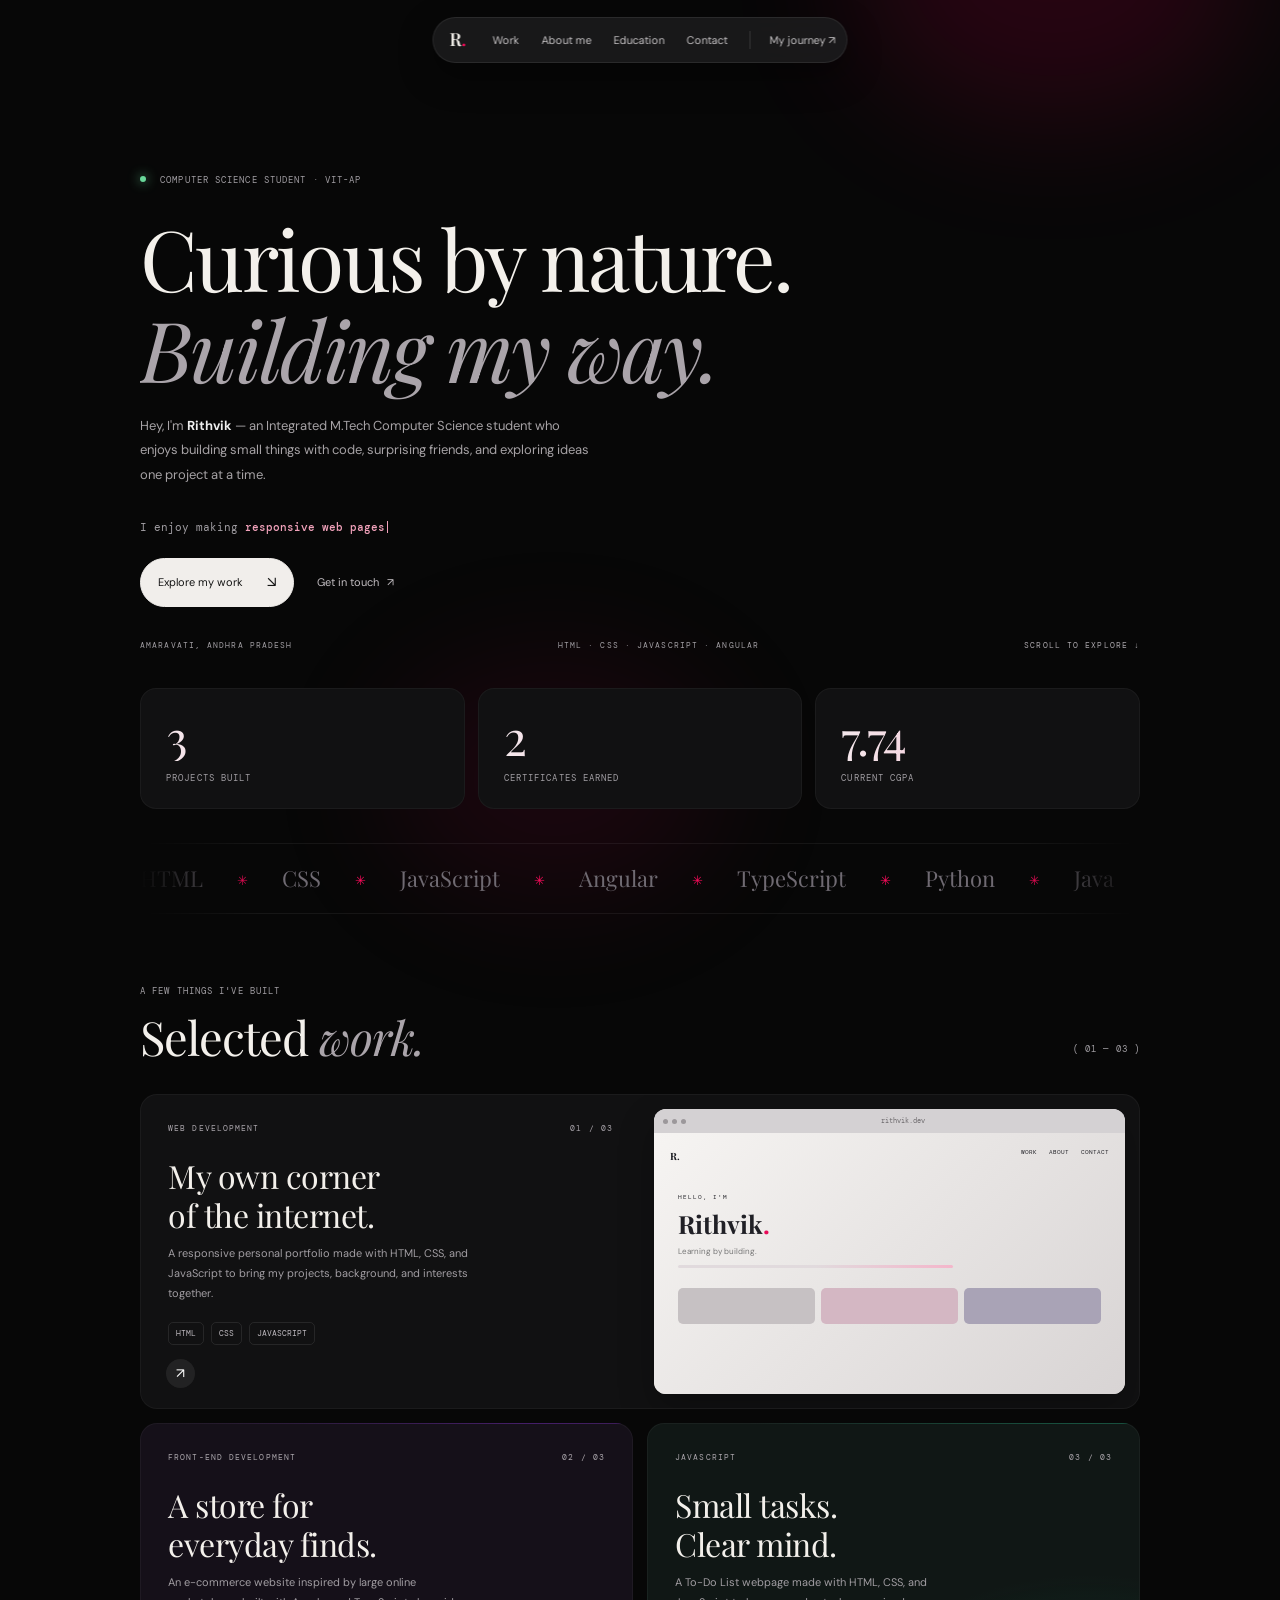
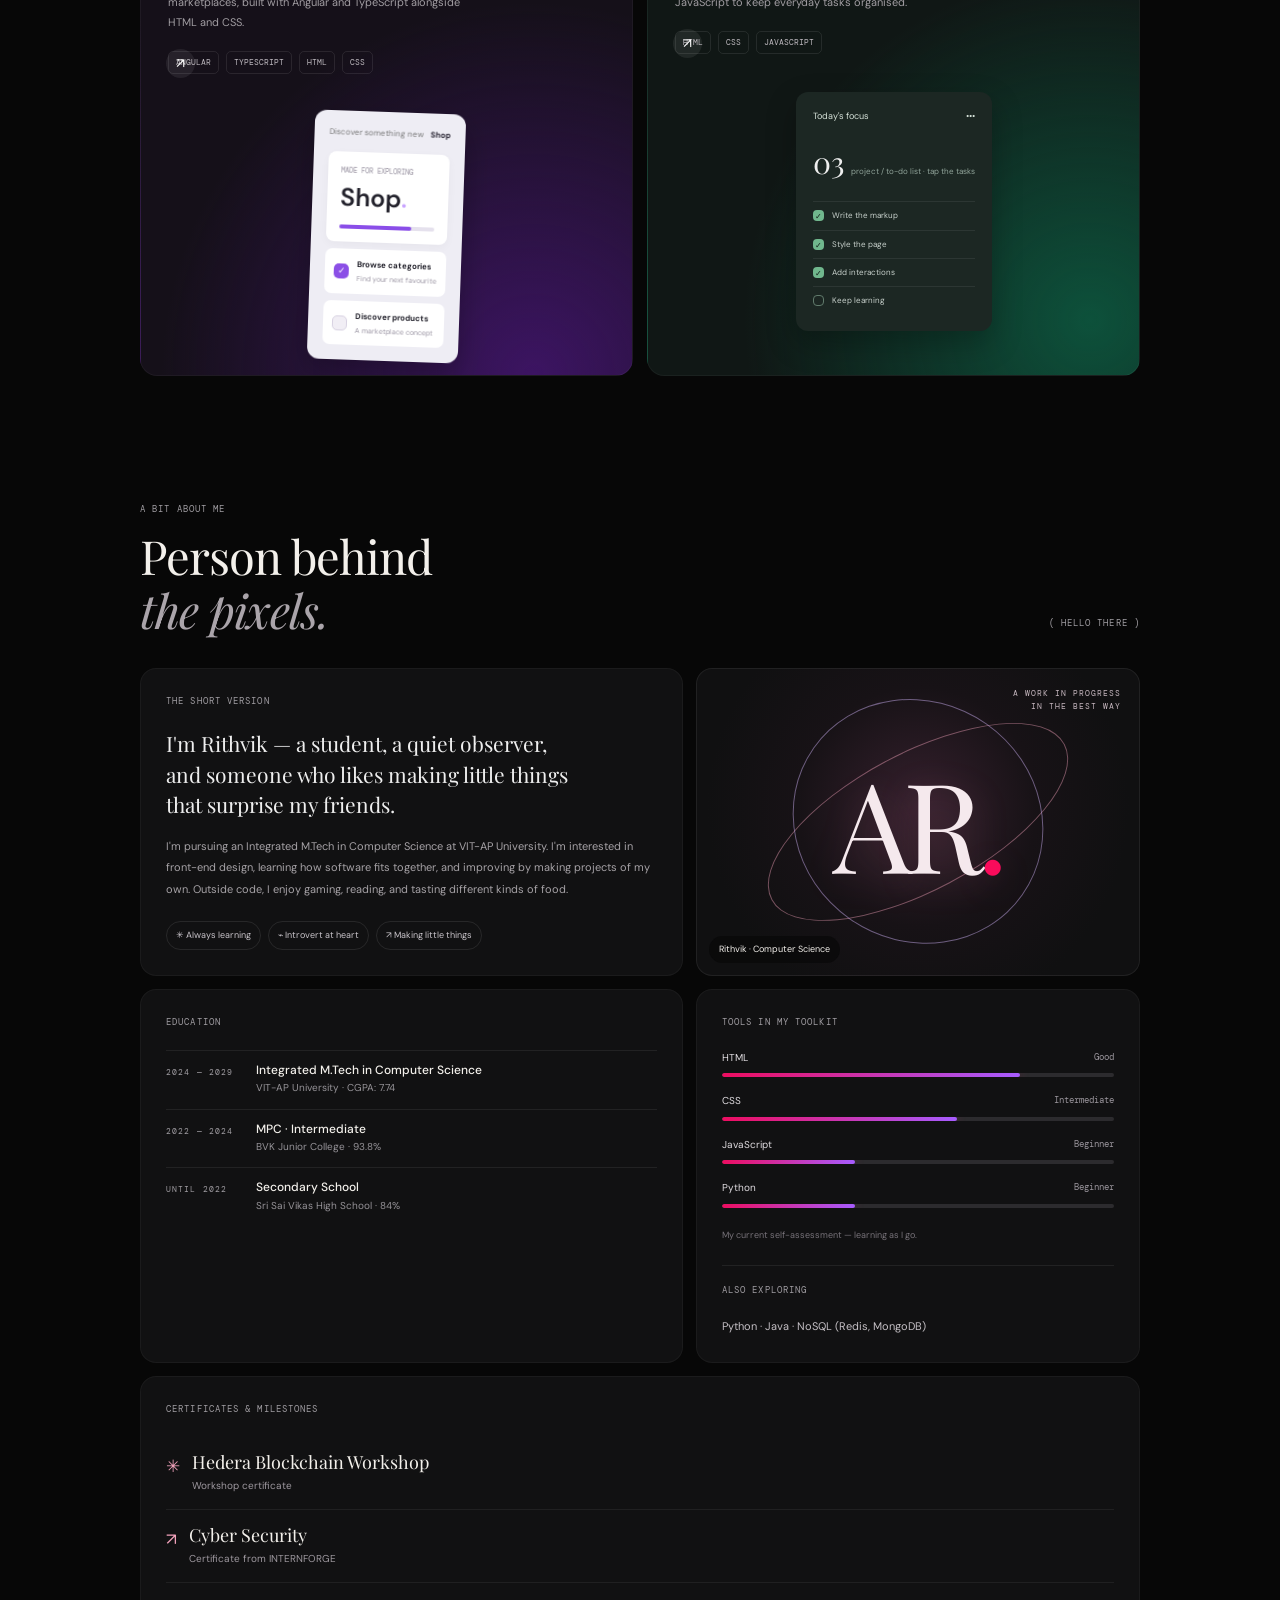
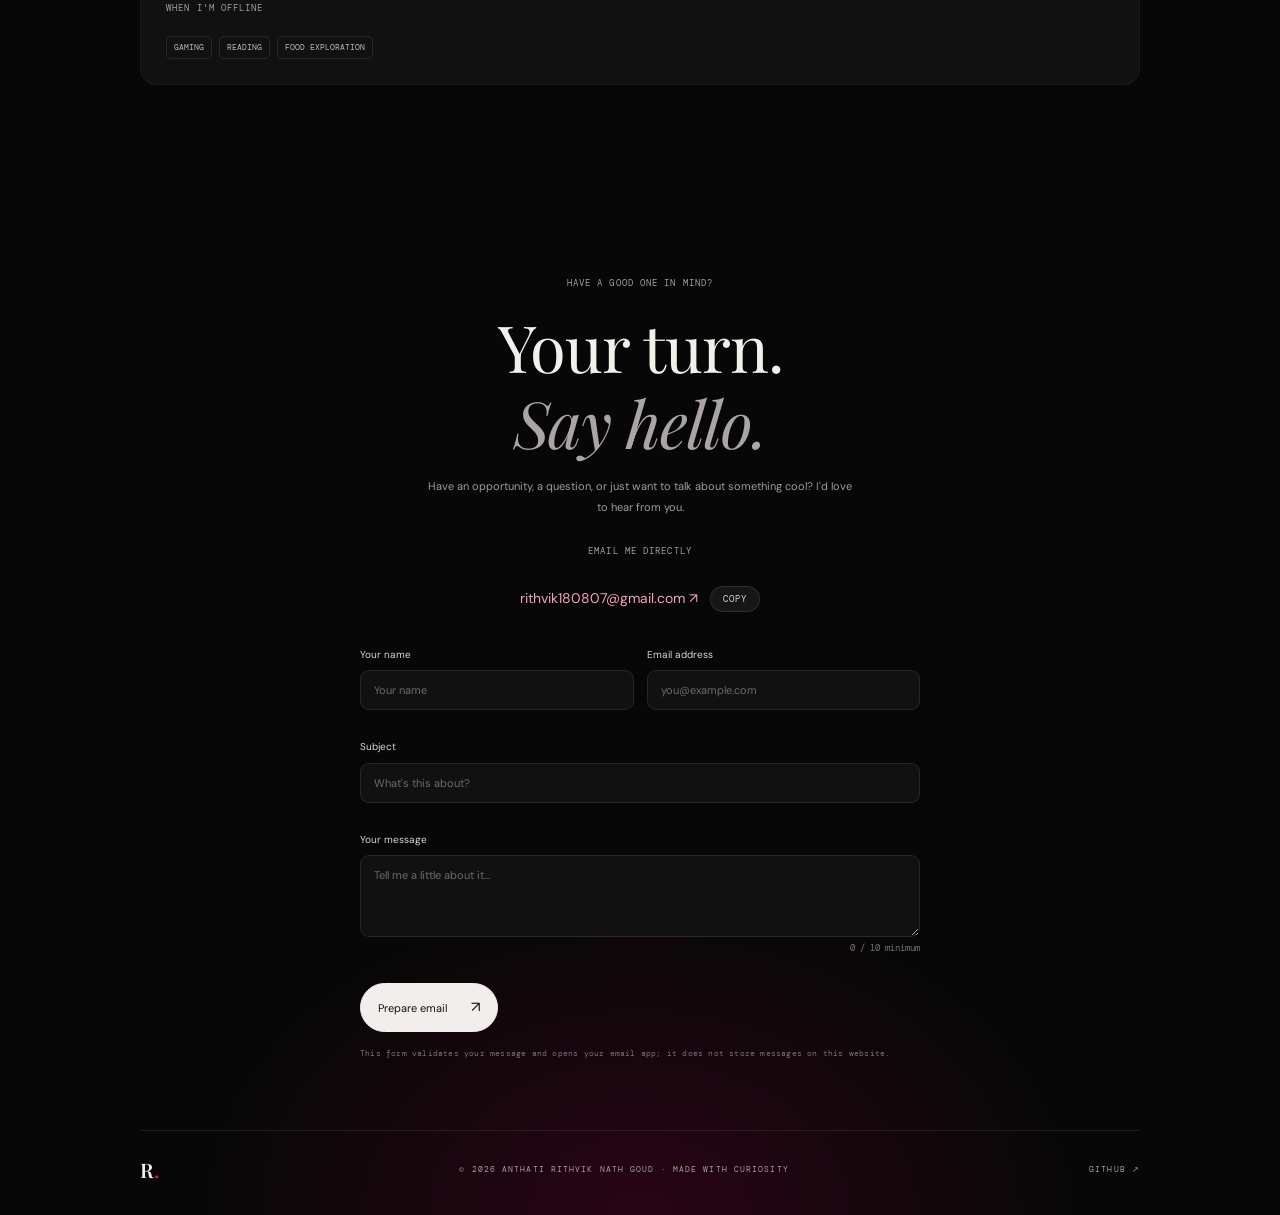
<file: index.html>
<!doctype html>
<html lang="en">
<head>
  <meta charset="utf-8">
  <script>document.documentElement.classList.add("js");</script>
  <meta name="viewport" content="width=device-width, initial-scale=1">
  <meta name="description" content="Anthati Rithvik Nath Goud — Computer Science student at VIT-AP University, exploring front-end design and building small things with code.">
  <meta name="theme-color" content="#0b0b0c">
  <title>Anthati Rithvik Nath Goud — Portfolio</title>
  <link rel="preconnect" href="https://fonts.googleapis.com">
  <link rel="preconnect" href="https://fonts.gstatic.com" crossorigin>
  <link href="https://fonts.googleapis.com/css2?family=DM+Mono:wght@400;500&family=DM+Sans:wght@400;500;600;700&family=Playfair+Display:wght@400;500;600&display=swap" rel="stylesheet">
  <link href="https://cdn.jsdelivr.net/npm/bootstrap@5.3.3/dist/css/bootstrap.min.css" rel="stylesheet">
  <link rel="stylesheet" href="style.css">
</head>
<body>
  <div class="loader" id="loader" aria-hidden="true"><div class="loader-inner"><div class="loader-mark">R<span>.</span></div><span class="loader-bar"><i></i></span></div></div>
  <div class="scroll-progress" id="scrollProgress" aria-hidden="true"></div>
  <div class="cursor-glow" id="cursorGlow" aria-hidden="true"></div>
  <div class="ambient ambient-one"></div><div class="ambient ambient-two"></div>
  <nav class="floating-nav" aria-label="Main navigation">
    <a class="nav-mark" href="#home" aria-label="Home">R<span>.</span></a>
    <button class="menu-toggle" id="menuToggle" aria-label="Open navigation" aria-expanded="false"><span></span><span></span></button>
    <div class="nav-links" id="navLinks"><a href="#projects">Work</a><a href="#about">About me</a><a href="#education">Education</a><a href="#contact">Contact</a><a class="resume-link" href="#education">My journey ↗</a></div>
  </nav>
  <main>
    <section class="hero section-wrap" id="home">
      <div class="hero-kicker rise" style="--d:.1s"><span class="status-dot"></span> COMPUTER SCIENCE STUDENT · VIT-AP</div>
      <h1><span class="line"><span class="line-in" style="--d:.15s">Curious by nature.</span></span><span class="line"><em class="line-in" style="--d:.3s">Building my way.</em></span></h1>
      <p class="hero-copy rise" style="--d:.55s">Hey, I'm <strong>Rithvik</strong> — an Integrated M.Tech Computer Science student who enjoys building small things with code, surprising friends, and exploring ideas one project at a time.</p>
      <p class="hero-typed rise" style="--d:.7s" aria-live="off">I enjoy making <b id="typed">responsive web pages</b><i class="caret"></i></p>
      <div class="hero-actions rise" style="--d:.85s"><a class="pill-button light-button" href="#projects">Explore my work <span>↘</span></a><a class="text-link" href="#contact">Get in touch <span>↗</span></a></div>
      <div class="hero-bottom rise" style="--d:1.1s"><span>AMARAVATI, ANDHRA PRADESH</span><span>HTML · CSS · JAVASCRIPT · ANGULAR</span><a href="#projects">SCROLL TO EXPLORE ↓</a></div>
    </section>

    <section class="stats section-wrap" aria-label="Quick facts">
      <div class="stat reveal"><b data-count="3">3</b><span>Projects built</span></div>
      <div class="stat reveal" style="--d:.1s"><b data-count="2">2</b><span>Certificates earned</span></div>
      <div class="stat reveal" style="--d:.2s"><b data-count="7.74" data-decimals="2">7.74</b><span>Current CGPA</span></div>
    </section>

    <div class="marquee section-wrap reveal" aria-label="Technologies I work with">
      <div class="marquee-track">
        <div class="marquee-group"><span>HTML</span><span>CSS</span><span>JavaScript</span><span>Angular</span><span>TypeScript</span><span>Python</span><span>Java</span><span>Redis</span><span>MongoDB</span></div>
        <div class="marquee-group" aria-hidden="true"><span>HTML</span><span>CSS</span><span>JavaScript</span><span>Angular</span><span>TypeScript</span><span>Python</span><span>Java</span><span>Redis</span><span>MongoDB</span></div>
      </div>
    </div>

    <section class="work-section section-wrap" id="projects">
      <div class="section-title reveal"><div><span class="overline">A FEW THINGS I'VE BUILT</span><h2>Selected <em>work.</em></h2></div><span class="section-count">( 01 — 03 )</span></div>
      <div class="project-grid">
        <article class="project-card project-feature reveal"><div class="project-copy"><div class="project-meta"><span>WEB DEVELOPMENT</span><span>01 / 03</span></div><h3>My own corner<br>of the internet.</h3><p>A responsive personal portfolio made with HTML, CSS, and JavaScript to bring my projects, background, and interests together.</p><div class="tag-row"><span>HTML</span><span>CSS</span><span>JAVASCRIPT</span></div><a class="round-arrow" href="mailto:rithvik180807@gmail.com?subject=Portfolio%20project" aria-label="Ask me about the portfolio project">↗</a></div>
          <div class="visual visual-browser"><div class="browser-bar"><i></i><i></i><i></i><span>rithvik.dev</span></div><div class="browser-content"><div class="mini-nav">R. <span>WORK&nbsp;&nbsp; ABOUT&nbsp;&nbsp; CONTACT</span></div><div class="mini-hero"><small>HELLO, I'M</small><b>Rithvik<span>.</span></b><p>Learning by building.</p><div class="mini-line"></div></div><div class="mini-cards"><i></i><i></i><i></i></div></div></div>
        </article>
        <article class="project-card project-purple reveal" style="--d:.1s"><div class="project-copy"><div class="project-meta"><span>FRONT-END DEVELOPMENT</span><span>02 / 03</span></div><h3>A store for<br>everyday finds.</h3><p>An e-commerce website inspired by large online marketplaces, built with Angular and TypeScript alongside HTML and CSS.</p><div class="tag-row"><span>ANGULAR</span><span>TYPESCRIPT</span><span>HTML</span><span>CSS</span></div><a class="round-arrow" href="mailto:rithvik180807@gmail.com?subject=E-commerce%20project" aria-label="Ask me about the e-commerce project">↗</a></div>
          <div class="visual visual-dashboard"><div class="dash-top"><span>Discover something new</span><b>Shop</b></div><div class="dash-stat"><small>MADE FOR EXPLORING</small><strong>Shop<span style="color:#c8a3ff">.</span></strong><div class="dash-progress"><i></i></div></div><div class="dash-task"><span class="task-check">✓</span><div><b>Browse categories</b><small>Find your next favourite</small></div></div><div class="dash-task"><span class="task-check muted-check"> </span><div><b>Discover products</b><small>A marketplace concept</small></div></div></div>
        </article>
        <article class="project-card project-green reveal" style="--d:.2s"><div class="project-copy"><div class="project-meta"><span>JAVASCRIPT</span><span>03 / 03</span></div><h3>Small tasks.<br>Clear mind.</h3><p>A To-Do List webpage made with HTML, CSS, and JavaScript to keep everyday tasks organised.</p><div class="tag-row"><span>HTML</span><span>CSS</span><span>JAVASCRIPT</span></div><a class="round-arrow" href="mailto:rithvik180807@gmail.com?subject=To-Do%20List%20project" aria-label="Ask me about the To-Do List project">↗</a></div>
          <div class="visual visual-tasks"><div class="task-header"><span>Today's focus</span><span>•••</span></div><div class="task-big"><span id="taskCount">03</span> <small>project / to-do list · tap the tasks</small></div><div class="task-line"><i class="checked">✓</i><span>Write the markup</span></div><div class="task-line"><i class="checked">✓</i><span>Style the page</span></div><div class="task-line"><i class="checked">✓</i><span>Add interactions</span></div><div class="task-line"><i></i><span>Keep learning</span></div></div>
        </article>
      </div>
    </section>

    <section class="about-section section-wrap" id="about">
      <div class="section-title reveal"><div><span class="overline">A BIT ABOUT ME</span><h2>Person behind<br><em>the pixels.</em></h2></div><span class="section-count">( HELLO THERE )</span></div>
      <div class="about-grid">
        <div class="about-story panel reveal"><span class="panel-label">THE SHORT VERSION</span><p class="story-lead">I'm Rithvik — a student, a quiet observer, and someone who likes making little things that surprise my friends.</p><p>I'm pursuing an Integrated M.Tech in Computer Science at VIT-AP University. I'm interested in front-end design, learning how software fits together, and improving by making projects of my own. Outside code, I enjoy gaming, reading, and tasting different kinds of food.</p><div class="about-facts"><span>✳ Always learning</span><span>⌁ Introvert at heart</span><span>↗ Making little things</span></div></div>
        <div class="about-photo profile-art reveal" style="--d:.1s" aria-label="Decorative initials illustration"><div class="profile-orbit orbit-one"></div><div class="profile-orbit orbit-two"></div><div class="profile-initials">AR<span>.</span></div><div class="profile-note">A WORK IN PROGRESS<br>IN THE BEST WAY</div><span class="photo-caption">Rithvik · Computer Science</span></div>
        <div class="education-panel panel reveal" id="education"><span class="panel-label">EDUCATION</span>
          <div class="timeline-item"><span>2024 — 2029</span><div><h3>Integrated M.Tech in Computer Science</h3><p>VIT-AP University · CGPA: 7.74</p></div></div>
          <div class="timeline-item"><span>2022 — 2024</span><div><h3>MPC · Intermediate</h3><p>BVK Junior College · 93.8%</p></div></div>
          <div class="timeline-item"><span>UNTIL 2022</span><div><h3>Secondary School</h3><p>Sri Sai Vikas High School · 84%</p></div></div>
        </div>
        <div class="skills-panel panel reveal" style="--d:.1s"><span class="panel-label">TOOLS IN MY TOOLKIT</span>
          <div class="skill-line"><div><span>HTML</span><span>Good</span></div><div class="skill-track"><i style="width:76%"></i></div></div>
          <div class="skill-line"><div><span>CSS</span><span>Intermediate</span></div><div class="skill-track"><i style="width:60%"></i></div></div>
          <div class="skill-line"><div><span>JavaScript</span><span>Beginner</span></div><div class="skill-track"><i style="width:34%"></i></div></div>
          <div class="skill-line"><div><span>Python</span><span>Beginner</span></div><div class="skill-track"><i style="width:34%"></i></div></div>
          <p class="skill-note">My current self-assessment — learning as I go.</p>
          <div class="tool-languages"><span class="panel-label">ALSO EXPLORING</span><p>Python · Java · NoSQL (Redis, MongoDB)</p></div>
        </div>
        <div class="achievements-panel panel reveal"><span class="panel-label">CERTIFICATES & MILESTONES</span><div class="achievement-item"><span class="achievement-mark">✳</span><div><h3>Hedera Blockchain Workshop</h3><p>Workshop certificate</p></div></div><div class="achievement-item"><span class="achievement-mark">↗</span><div><h3>Cyber Security</h3><p>Certificate from INTERNFORGE</p></div></div><div class="interest-row"><span class="panel-label">WHEN I'M OFFLINE</span><div class="tag-row"><span>GAMING</span><span>READING</span><span>FOOD EXPLORATION</span></div></div></div>
      </div>
    </section>

    <section class="contact-section section-wrap" id="contact"><span class="overline reveal">HAVE A GOOD ONE IN MIND?</span><h2 class="reveal" style="--d:.1s">Your turn.<br><em>Say hello.</em></h2><p class="reveal" style="--d:.2s">Have an opportunity, a question, or just want to talk about something cool? I'd love to hear from you.</p>
      <div class="contact-direct reveal" style="--d:.3s"><span class="panel-label">EMAIL ME DIRECTLY</span><div class="email-line"><a href="mailto:rithvik180807@gmail.com">rithvik180807@gmail.com ↗</a><button class="copy-btn" id="copyEmail" type="button">COPY</button></div></div>
      <form id="contactForm" class="contact-form reveal" style="--d:.1s" novalidate><div class="form-row"><label>Your name<input id="name" name="name" type="text" placeholder="Your name" required minlength="2" autocomplete="name"><small class="field-error"></small></label><label>Email address<input id="email" name="email" type="email" placeholder="you@example.com" required autocomplete="email"><small class="field-error"></small></label></div><label>Subject<input id="subject" name="subject" type="text" placeholder="What's this about?" required minlength="3"><small class="field-error"></small></label><label>Your message<textarea id="message" name="message" rows="4" placeholder="Tell me a little about it..." required minlength="10"></textarea><small class="char-count" id="charCount">0 / 10 minimum</small><small class="field-error"></small></label><div class="form-bottom"><button class="pill-button light-button" type="submit">Prepare email <span>↗</span></button><span id="formStatus" role="status" aria-live="polite"></span></div><p class="form-note">This form validates your message and opens your email app; it does not store messages on this website.</p></form>
      <footer class="footer-row"><a class="footer-logo" href="#home">R<span>.</span></a><span>© <span id="year"></span> ANTHATI RITHVIK NATH GOUD · MADE WITH CURIOSITY</span><div><a href="https://github.com/Reethu-18" target="_blank" rel="noreferrer">GITHUB ↗</a></div></footer>
    </section>
  </main>

  <button class="back-top" id="backTop" type="button" aria-label="Back to top"><svg viewBox="0 0 46 46" aria-hidden="true"><circle class="ring-bg" cx="23" cy="23" r="20"/><circle class="ring" cx="23" cy="23" r="20"/></svg><span>↑</span></button>
  <div class="toast" id="toast" role="status" aria-live="polite"></div>
  <script src="script.js"></script>
</body>
</html>
</file>
<file: style.css>
/* Editorial dark portfolio — responsive by design */
:root{--bg:#070707;--panel:#111112;--panel-border:#242426;--text:#f3f0eb;--muted:#969398;--pink:#fa0b5b;--serif:"Playfair Display",Georgia,serif;--sans:"DM Sans",Arial,sans-serif;--mono:"DM Mono",monospace}
*{box-sizing:border-box}
html{scroll-behavior:smooth;scroll-padding-top:100px}
body{margin:0;background:var(--bg);color:var(--text);font-family:var(--sans);font-size:14px;line-height:1.65;overflow-x:hidden}
a{color:inherit;text-decoration:none}
.ambient{position:absolute;z-index:-1;pointer-events:none;filter:blur(65px);opacity:.2;border-radius:50%}
.ambient-one{width:400px;height:300px;background:#a6003e;top:-180px;right:2%}
.ambient-two{width:340px;height:240px;background:#a90045;bottom:0;left:30%;opacity:.12}
.section-wrap{width:min(100% - 48px,1000px);margin-inline:auto}
.floating-nav{position:fixed;top:17px;left:50%;transform:translateX(-50%);z-index:1000;display:flex;align-items:center;gap:26px;padding:7px 11px 7px 16px;background:rgba(28,28,29,.88);border:1px solid rgba(255,255,255,.08);border-radius:40px;backdrop-filter:blur(18px);box-shadow:0 12px 35px #0006;white-space:nowrap}
.nav-mark,.footer-logo{font-family:var(--serif);font-weight:600;font-size:18px}
.nav-mark span,.footer-logo span{color:var(--pink)}
.nav-links{display:flex;align-items:center;gap:22px}
.nav-links a{font-size:11px;color:#c5c2c4;transition:color .2s}
.nav-links a:hover{color:#fff}
.nav-links .resume-link{border-left:1px solid #ffffff22;padding-left:19px}
.menu-toggle{display:none;background:none;border:0;padding:8px}
.menu-toggle span{display:block;width:17px;height:1px;background:#fff;margin:5px}
.hero{min-height:610px;display:flex;flex-direction:column;justify-content:center;align-items:flex-start;padding-top:100px;position:relative}
.hero-kicker,.overline,.hero-bottom,.section-count,.project-meta,.panel-label,.timeline-item>span,.form-note,.footer-row>span,.footer-row>div a{font-family:var(--mono);font-size:9px;letter-spacing:1.1px;color:#a09da2}
.status-dot{display:inline-block;width:6px;height:6px;border-radius:50%;background:#69d89a;box-shadow:0 0 12px #69d89a;margin:0 8px 1px 0}
.hero h1{font-family:var(--serif);font-size:clamp(48px,8vw,84px);font-weight:400;letter-spacing:-2.7px;line-height:1.08;margin:24px 0 20px}
h1 em,h2 em{font-weight:400;color:#aaa4aa}
.hero-copy{max-width:455px;color:#a6a2a5;font-size:13px;line-height:1.9}
.hero-copy strong{color:#eee}
.hero-actions{display:flex;align-items:center;gap:23px;margin-top:22px}
.pill-button{display:inline-flex;align-items:center;justify-content:center;gap:24px;border:1px solid #ffffff21;border-radius:40px;padding:11px 17px;font-family:var(--sans);font-size:11px;cursor:pointer;transition:transform .2s,background .2s}
.pill-button:hover{transform:translateY(-2px)}
.light-button{background:#f1eeeb;color:#151515;border-color:#f1eeeb}
.light-button:hover{background:#fff;color:#000}
.pill-button span{font-size:15px}
.text-link{font-size:11px;color:#c3bec2}
.text-link span{padding-left:5px}
.hero-bottom{position:absolute;bottom:28px;left:0;right:0;display:flex;justify-content:space-between;gap:12px;font-size:8px}
.hero-bottom a{color:#aaa6ab}
.work-section{padding:64px 0 100px}
.section-title{display:flex;justify-content:space-between;align-items:flex-end;margin-bottom:30px}
.section-title h2,.contact-section h2{font-family:var(--serif);font-size:clamp(32px,5vw,47px);font-weight:400;line-height:1.16;letter-spacing:-1.1px;margin:9px 0 0}
.section-count{padding-bottom:7px}
.project-grid{display:grid;grid-template-columns:1fr 1fr;gap:14px}
.project-card{min-width:0;position:relative;overflow:hidden;display:flex;flex-direction:column;min-height:390px;border-radius:17px;border:1px solid #ffffff0b;background:#111112;transition:transform .35s,border-color .35s}
.project-card:hover{transform:translateY(-4px);border-color:#ffffff26}
.project-feature{grid-column:1/-1;min-height:315px;display:grid;grid-template-columns:1fr 1fr;align-items:stretch}
.project-copy{padding:27px 27px 24px;position:relative;z-index:1}
.project-meta{display:flex;justify-content:space-between;font-size:8px;color:#aaa5ab}
.project-copy h3{font-family:var(--serif);font-weight:400;font-size:clamp(23px,3vw,32px);line-height:1.22;letter-spacing:-.5px;margin:21px 0 10px}
.project-copy p{max-width:300px;color:#a19da2;font-size:11px;line-height:1.8;margin-bottom:18px}
.tag-row{display:flex;flex-wrap:wrap;gap:7px}
.tag-row span{border:1px solid #ffffff17;border-radius:5px;padding:4px 7px;font-family:var(--mono);font-size:8px;color:#bdb8be}
.round-arrow{position:absolute;bottom:20px;left:25px;display:grid;place-items:center;width:29px;height:29px;border-radius:50%;background:#ffffff13;color:#fff;font-size:14px;transition:background .2s}
.round-arrow:hover{background:var(--pink)}
.visual{margin:14px;min-height:190px;border-radius:12px;position:relative;overflow:hidden}
.visual-browser{background:#e9e7e7;color:#202026;align-self:stretch;display:flex;flex-direction:column;box-shadow:0 15px 35px #0004}
.browser-bar{height:24px;background:#d4d1d3;display:flex;align-items:center;gap:4px;padding:0 9px}
.browser-bar i{width:5px;height:5px;border-radius:50%;background:#9c989b}
.browser-bar span{font-family:var(--mono);font-size:7px;color:#6e6b6e;margin:auto}
.browser-content{padding:15px 16px;flex:1;background:linear-gradient(135deg,#f6f4f2,#d8d4d4)}
.mini-nav{font-family:var(--serif);font-size:10px;font-weight:bold;display:flex;justify-content:space-between}
.mini-nav span{font-family:var(--mono);font-size:6px;font-weight:400}
.mini-hero{padding:28px 8px 15px}
.mini-hero small{display:block;font-family:var(--mono);font-size:6px;letter-spacing:1px}
.mini-hero b{display:block;font-family:var(--serif);font-size:25px;line-height:1.1;margin-top:8px}
.mini-hero b span{color:#e90b59}
.mini-hero p{font-size:8px;color:#777;margin:7px 0}
.mini-line{height:3px;width:65%;background:#e1dadd;border-radius:4px}
.mini-cards{display:flex;gap:6px;margin:5px 8px}
.mini-cards i{height:36px;flex:1;border-radius:5px;background:#c6c1c3}
.mini-cards i:nth-child(2){background:#d4b7c3}.mini-cards i:nth-child(3){background:#a9a3b6}
.project-purple{background:radial-gradient(circle at 80% 100%,#3c1462 0,transparent 55%),#151019}
.project-green{background:radial-gradient(circle at 90% 90%,#0d513b 0,transparent 52%),#101715}
.visual-dashboard{background:#eeedf4;color:#22212b;padding:15px;align-self:center;box-shadow:0 12px 30px #0004;transform:rotate(2deg)}
.dash-top{display:flex;justify-content:space-between;font-size:8px;color:#777}.dash-top b{color:#262331}
.dash-stat{background:#fff;border-radius:8px;padding:13px;margin-top:13px;box-shadow:0 3px 10px #00000009}
.dash-stat small{display:block;font-family:var(--mono);font-size:7px;color:#96909f}
.dash-stat strong{font-size:25px;font-weight:600}
.dash-progress{height:4px;border-radius:5px;background:#e5e1ed;margin-top:7px}.dash-progress i{display:block;width:76%;height:100%;border-radius:5px;background:#8a4ee8}
.dash-task{display:flex;align-items:center;gap:8px;background:#fff;padding:9px;margin-top:7px;border-radius:7px}
.task-check{display:grid;place-items:center;width:15px;height:15px;background:#8b4fe6;color:#fff;border-radius:5px;font-size:9px}
.muted-check{background:#f1eef5;border:1px solid #d8d2e2}
.dash-task b,.dash-task small{display:block;font-size:8px}.dash-task small{font-size:7px;color:#96909f;margin-top:2px}
.visual-tasks{background:#1c2723;color:#eee;padding:17px;align-self:center;box-shadow:0 12px 30px #0004}
.task-header{display:flex;justify-content:space-between;font-size:9px;color:#d5e1d8}
.task-big{font-size:30px;font-family:var(--serif);margin:14px 0}.task-big small{font:8px var(--sans);color:#91a49a}
.task-line{display:flex;align-items:center;gap:8px;font-size:8px;color:#c8d1cc;padding:7px 0;border-top:1px solid #ffffff12}
.task-line i{width:11px;height:11px;border:1px solid #607a6b;border-radius:4px}
.task-line i.checked{display:grid;place-items:center;background:#70b78d;color:#15251c;font-style:normal;border:0;font-size:8px}
.about-section{padding:20px 0 105px}
.about-grid{display:grid;grid-template-columns:1.1fr .9fr;gap:13px}
.panel{background:#111112;border:1px solid #ffffff0b;border-radius:16px;padding:25px;min-width:0}
.panel-label{display:block;margin-bottom:20px}
.about-story .story-lead{font-family:var(--serif);font-size:21px;line-height:1.45;color:#eee;max-width:410px}
.about-story>p:not(.story-lead){font-size:11px;line-height:1.95;color:#a6a2a6}
.about-facts{display:flex;flex-wrap:wrap;gap:7px;margin-top:21px}
.about-facts span{font-size:9px;color:#c9c4ca;border:1px solid #ffffff18;border-radius:20px;padding:6px 9px}
.about-photo{position:relative;min-height:270px;overflow:hidden;border-radius:16px;background:#202020}
.about-photo img{width:100%;height:100%;position:absolute;inset:0;object-fit:cover;filter:saturate(.78);opacity:.85}
.photo-caption{position:absolute;bottom:12px;left:12px;background:#090909a8;backdrop-filter:blur(10px);padding:6px 10px;border-radius:20px;font-size:9px}
.education-panel{padding-bottom:13px}
.timeline-item{display:grid;grid-template-columns:80px 1fr;gap:10px;padding:12px 0;border-top:1px solid #ffffff12}
.timeline-item>span{font-size:8px;padding-top:3px}
.timeline-item h3{font-size:12px;font-weight:500;margin:0 0 3px}
.timeline-item p{font-size:10px;color:#969398;margin:0}
.skills-panel .skill-line{margin-bottom:16px}
.skill-line>div:first-child{display:flex;justify-content:space-between;font-size:10px;color:#e1dde1;margin-bottom:7px}
.skill-line>div:first-child span:last-child{color:#9b969d;font-family:var(--mono);font-size:9px}
.skill-track{height:4px;border-radius:5px;background:#2c2b2e;overflow:hidden}
.skill-track i{display:block;height:100%;background:linear-gradient(90deg,#ed0d60,#a75cff);border-radius:5px}
.skill-note{font-size:9px;color:#777279;margin:20px 0 0}
.contact-section{padding:80px 0 24px;text-align:center;position:relative}
.contact-section:before{content:"";position:absolute;z-index:-1;width:90%;height:330px;bottom:0;left:5%;background:radial-gradient(ellipse at center bottom,#6d002d55,transparent 70%)}
.contact-section h2{font-size:clamp(42px,7vw,65px);margin:16px 0}
.contact-section>p{max-width:430px;margin:0 auto;color:#a09ba1;font-size:11px;line-height:1.9}
.contact-form{max-width:560px;margin:35px auto 70px;text-align:left}
.contact-form label{display:block;color:#d9d5d9;font-size:10px;margin-bottom:14px}
.form-row{display:grid;grid-template-columns:1fr 1fr;gap:13px}
.contact-form input,.contact-form textarea{display:block;width:100%;margin-top:7px;padding:12px 13px;color:#f5f1f4;background:#111112;border:1px solid #ffffff18;border-radius:9px;outline:none;font:11px var(--sans);resize:vertical;transition:border-color .2s,box-shadow .2s}
.contact-form input:focus,.contact-form textarea:focus{border-color:#c32d6a;box-shadow:0 0 0 3px #f20b5b13}
.contact-form input::placeholder,.contact-form textarea::placeholder{color:#6e6970}
.contact-form .invalid{border-color:#ff6b80}
.field-error{display:block;min-height:12px;color:#ff8497;font-size:9px;margin-top:3px}
.form-bottom{display:flex;align-items:center;gap:15px;flex-wrap:wrap}
.form-bottom #formStatus{font-size:10px;color:#9de0b5}
.form-note{font-size:8px;letter-spacing:.2px;margin-top:15px;color:#777279}
.footer-row{border-top:1px solid #ffffff17;padding:22px 0 5px;display:flex;align-items:center;justify-content:space-between;gap:16px}
.footer-logo{font-size:20px}
.footer-row>span{font-size:8px}
.footer-row>div{display:flex;gap:15px}
.footer-row>div a{font-size:8px;transition:color .2s}.footer-row>div a:hover{color:#fff}
.reveal{opacity:0;transform:translateY(18px);transition:opacity .7s ease,transform .7s ease}
.reveal.is-visible{opacity:1;transform:translateY(0)}
@media(min-width:1200px){.hero{min-height:680px}}
@media(max-width:700px){
 .section-wrap{width:min(100% - 32px,520px)}
 .floating-nav{top:12px;width:calc(100% - 28px);max-width:480px;justify-content:space-between;padding:7px 12px}
 .menu-toggle{display:block;margin-left:auto}
 .nav-links{display:none;position:absolute;top:48px;left:0;right:0;padding:15px;background:rgba(25,25,27,.97);border:1px solid #ffffff14;border-radius:18px;flex-direction:column;align-items:stretch;gap:0;white-space:normal}
 .nav-links.open{display:flex}
 .nav-links a{padding:11px 9px;font-size:12px}
 .nav-links .resume-link{border-left:0;border-top:1px solid #ffffff15;padding-left:9px}
 .hero{min-height:570px;padding-top:105px}
 .hero h1{font-size:clamp(43px,12vw,65px);letter-spacing:-1.8px}
 .hero-bottom{font-size:7px;flex-wrap:wrap;bottom:22px}
 .hero-bottom span:nth-child(2){display:none}
 .work-section{padding:35px 0 75px}
 .section-title{align-items:flex-end}
 .section-count{font-size:8px}
 .project-grid{grid-template-columns:1fr}
 .project-feature{grid-column:auto;grid-template-columns:1fr;min-height:0}
 .project-feature .visual{min-height:230px;margin-top:0}
 .project-card:not(.project-feature){min-height:0}
 .project-card:not(.project-feature) .visual{order:0;min-height:220px;margin-top:0}
 .project-card:not(.project-feature) .project-copy{order:1;padding-bottom:65px}
 .project-copy{padding:23px}
 .round-arrow{bottom:19px;left:22px}
 .about-section{padding:5px 0 75px}
 .about-grid{grid-template-columns:1fr}
 .about-photo{min-height:300px;grid-row:2}
 .education-panel{grid-row:3}
 .skills-panel{grid-row:4}
 .panel{padding:22px}
 .contact-section{padding-top:60px}
 .form-row{grid-template-columns:1fr;gap:0}
 .footer-row{flex-wrap:wrap;justify-content:center;text-align:center}
 .footer-row>span{order:3;width:100%;line-height:1.8}
}
@media(prefers-reduced-motion:reduce){html{scroll-behavior:auto}.reveal{opacity:1;transform:none;transition:none}*,*::before,*::after{animation-duration:.01ms!important;transition-duration:.01ms!important}}


/* Personalised portfolio additions */
.profile-art{display:flex;align-items:center;justify-content:center;background:radial-gradient(circle at 50% 45%,#35202d 0,#171216 43%,#101011 76%);border:1px solid #ffffff12}
.profile-orbit{position:absolute;border:1px solid #f0a0b8;opacity:.45;border-radius:50%;transform:rotate(-28deg)}
.orbit-one{width:75%;height:45%}.orbit-two{width:58%;height:78%;transform:rotate(35deg);border-color:#d5b8ff}
.profile-initials{font-family:var(--serif);font-size:clamp(78px,10vw,125px);letter-spacing:-7px;color:#f5e9ed;z-index:1;text-shadow:0 8px 40px #ef8eaa30}
.profile-initials span{color:var(--pink)}
.profile-note{position:absolute;top:18px;right:18px;font-family:var(--mono);font-size:8px;letter-spacing:1px;line-height:1.7;color:#c6b7bf;text-align:right}
.contact-direct{display:flex;flex-direction:column;gap:7px;margin:26px 0 22px}.contact-direct a{color:#f2a2bb;text-decoration:none;font-size:14px}.contact-direct a:hover{color:#fff}
.tool-languages{border-top:1px solid #ffffff12;margin-top:22px;padding-top:17px}.tool-languages p{font-size:11px;color:#c5c0c5;margin:9px 0 0;line-height:1.8}
.achievements-panel{grid-column:1/-1}.achievement-item{display:flex;align-items:flex-start;gap:12px;padding:15px 0;border-bottom:1px solid #ffffff10}.achievement-mark{color:#f2a2bb;font-size:17px}.achievement-item h3{font-family:var(--serif);font-weight:400;font-size:18px;margin:0 0 4px}.achievement-item p{color:#9e989f;font-size:10px;margin:0}.interest-row{margin-top:18px}.interest-row .tag-row{margin-top:12px}
@media(max-width:640px){.achievements-panel{grid-column:auto}.profile-art{grid-row:2}.contact-direct a{font-size:12px}}

/* =====================================================
   Interactive & animated upgrade
   ===================================================== */
:focus-visible{outline:2px solid #f2a2bb;outline-offset:3px;border-radius:6px}
::selection{background:var(--pink);color:#fff}

/* Page loader */
.loader{display:none}
.js .loader{position:fixed;inset:0;z-index:3000;display:grid;place-items:center;background:#070707;transition:opacity .6s ease,visibility .6s}
.loader.done{opacity:0;visibility:hidden}
.loader-inner{text-align:center}
.loader-mark{font-family:var(--serif);font-size:56px;font-weight:600;animation:loaderPop .9s cubic-bezier(.2,.7,.2,1) both}
.loader-mark span{color:var(--pink)}
.loader-bar{display:block;width:120px;height:2px;margin:18px auto 0;background:#ffffff14;border-radius:2px;overflow:hidden}
.loader-bar i{display:block;height:100%;background:linear-gradient(90deg,#ed0d60,#a75cff);transform:translateX(-100%);animation:loaderFill 1s ease forwards}
@keyframes loaderPop{from{opacity:0;transform:scale(.85)}to{opacity:1;transform:none}}
@keyframes loaderFill{to{transform:none}}

/* Scroll progress + cursor glow */
.scroll-progress{position:fixed;top:0;left:0;width:100%;height:2px;z-index:2000;transform-origin:left;transform:scaleX(0);background:linear-gradient(90deg,#fa0b5b,#a75cff);pointer-events:none}
.cursor-glow{position:fixed;top:0;left:0;width:420px;height:420px;margin:-210px 0 0 -210px;border-radius:50%;pointer-events:none;z-index:-1;background:radial-gradient(circle,rgba(250,11,91,.13),transparent 65%);opacity:0;transition:opacity .4s;will-change:transform}
.cursor-glow.on{opacity:1}
@media(hover:none){.cursor-glow{display:none}}

/* Navigation */
.floating-nav{animation:navIn .9s .2s cubic-bezier(.2,.7,.2,1) both;transition:background .3s,box-shadow .3s}
@keyframes navIn{from{opacity:0;translate:0 -26px}to{opacity:1;translate:0 0}}
.floating-nav.scrolled{background:rgba(20,20,21,.95);box-shadow:0 14px 40px #000a}
.nav-links a{position:relative}
.nav-links a:not(.resume-link).active{color:#fff}
.nav-links a:not(.resume-link).active::after{content:"";position:absolute;left:50%;bottom:-7px;width:4px;height:4px;margin-left:-2px;border-radius:50%;background:var(--pink);box-shadow:0 0 8px var(--pink)}
.nav-mark,.footer-logo{display:inline-block}

/* Hero entrance */
.js .rise{opacity:0;transform:translateY(22px)}
.js body.ready .rise{animation:rise .9s cubic-bezier(.2,.7,.2,1) forwards;animation-delay:var(--d,0s)}
@keyframes rise{to{opacity:1;transform:none}}
.hero h1 .line{display:block;overflow:hidden;padding:0 .06em .14em 0;margin-bottom:-.14em}
.hero h1 .line-in{display:inline-block}
.js .hero h1 .line-in{transform:translateY(112%)}
.js body.ready .hero h1 .line-in{animation:lineUp 1.1s cubic-bezier(.2,.8,.2,1) forwards;animation-delay:var(--d,.1s)}
@keyframes lineUp{to{transform:none}}
.hero-typed{margin:14px 0 0;font-family:var(--mono);font-size:11px;color:#a09da2;min-height:18px}
.hero-typed b{color:#f2a2bb;font-weight:500}
.caret{display:inline-block;width:1px;height:12px;background:#f2a2bb;margin-left:2px;vertical-align:-2px;animation:blink 1s steps(1) infinite}
@keyframes blink{50%{opacity:0}}
.status-dot{animation:pulse 2s ease-out infinite}
@keyframes pulse{0%{box-shadow:0 0 0 0 #69d89a88}70%{box-shadow:0 0 0 9px #69d89a00}100%{box-shadow:0 0 0 0 #69d89a00}}
.hero-bottom a{transition:color .2s}.hero-bottom a:hover{color:#fff}

/* Scroll reveal (staggered via --d) */
.reveal{opacity:1;transform:none}
.js .reveal{opacity:0;transform:translateY(28px) scale(.985);transition:opacity .8s ease var(--d,0s),transform .9s cubic-bezier(.2,.7,.2,1) var(--d,0s),border-color .35s}
.js .reveal.is-visible{opacity:1;transform:none}
.js .project-card.reveal.is-visible:hover{transform:translateY(-5px)}

/* Spotlight + tilt */
.panel,.stat{position:relative;overflow:hidden}
.project-card::after,.panel::after,.stat::after{content:"";position:absolute;inset:0;pointer-events:none;opacity:0;z-index:2;background:radial-gradient(380px circle at var(--mx,50%) var(--my,50%),rgba(255,255,255,.07),transparent 60%);transition:opacity .35s}
.project-card:hover::after,.panel:hover::after,.stat:hover::after{opacity:1}
.panel,.stat{transition:border-color .3s}
.panel:hover{border-color:#ffffff1f}
.visual{transform:perspective(800px) rotateX(var(--rx,0deg)) rotateY(var(--ry,0deg));transition:transform .25s ease-out,scale .4s ease;will-change:transform}
.visual-dashboard{transform:perspective(800px) rotateX(var(--rx,0deg)) rotateY(var(--ry,0deg)) rotate(2deg)}
.project-card:hover .visual{scale:1.03}
.visual-dashboard,.visual-tasks{animation:floaty 6s ease-in-out infinite}
.visual-tasks{animation-delay:-2s}
@keyframes floaty{50%{translate:0 -6px}}

/* Mockup micro-animations */
.js .dash-progress i{transform-origin:left;transform:scaleX(0);transition:transform 1.3s cubic-bezier(.2,.7,.2,1) .6s}
.js .is-visible .dash-progress i{transform:scaleX(1)}
.mini-line{background:linear-gradient(90deg,#e1dadd 25%,#f4b6cb 50%,#e1dadd 75%);background-size:200% 100%;animation:shimmer 2.6s linear infinite}
@keyframes shimmer{to{background-position:-200% 0}}
.mini-cards i{animation:cardPulse 3.2s ease-in-out infinite}
.mini-cards i:nth-child(2){animation-delay:.4s}.mini-cards i:nth-child(3){animation-delay:.8s}
@keyframes cardPulse{50%{transform:translateY(-3px)}}
.task-line{cursor:pointer;transition:color .2s,background .2s;user-select:none}
.task-line:hover{color:#fff;background:#ffffff08}
.task-line i{display:grid;place-items:center;font-style:normal;font-size:8px;transition:background .2s,border-color .2s}
.task-line i.checked{animation:pop .35s cubic-bezier(.3,1.6,.5,1)}
@keyframes pop{0%{transform:scale(.4)}100%{transform:scale(1)}}
.task-big{display:flex;align-items:baseline;gap:6px}

/* Buttons & links */
.pill-button,.round-arrow{transition:transform .2s,background .2s,translate .25s ease-out,opacity .2s}
.pill-button span{transition:transform .25s}
.pill-button:hover span{transform:translate(3px,0)}
.round-arrow{transition:background .2s,transform .35s,translate .25s ease-out}
.round-arrow:hover{transform:rotate(45deg)}
.text-link{position:relative}
.text-link::after{content:"";position:absolute;left:0;right:0;bottom:-3px;height:1px;background:currentColor;transform:scaleX(0);transform-origin:left;transition:transform .3s}
.text-link:hover::after{transform:scaleX(1)}
.tag-row span,.about-facts span{transition:border-color .25s,color .25s,transform .25s,background .25s}
.tag-row span:hover,.about-facts span:hover{border-color:#f2a2bb88;color:#fff;transform:translateY(-2px);background:#ffffff08}

/* Stats + marquee */
.stats{display:grid;grid-template-columns:repeat(3,1fr);gap:13px;padding-top:8px}
.stat{background:#111112;border:1px solid #ffffff0b;border-radius:16px;padding:22px 25px}
.stat:hover{border-color:#ffffff26}
.stat b{display:block;font-family:var(--serif);font-weight:400;font-size:clamp(34px,5vw,48px);line-height:1.05;letter-spacing:-1.5px;background:linear-gradient(90deg,#f5e9ed,#f2a2bb);-webkit-background-clip:text;background-clip:text;color:transparent;font-variant-numeric:tabular-nums}
.stat span{display:block;margin-top:10px;font-family:var(--mono);font-size:9px;letter-spacing:1.1px;color:#a09da2;text-transform:uppercase}
.marquee{margin-top:34px;overflow:hidden;border-block:1px solid #ffffff10;padding:16px 0;-webkit-mask-image:linear-gradient(90deg,transparent,#000 12%,#000 88%,transparent);mask-image:linear-gradient(90deg,transparent,#000 12%,#000 88%,transparent)}
.marquee-track{display:flex;width:max-content;animation:marquee 30s linear infinite}
.marquee:hover .marquee-track{animation-play-state:paused}
.marquee-group{display:flex;flex-shrink:0;gap:34px;padding-right:34px}
.marquee-group span{font-family:var(--serif);font-size:22px;color:#6f6a72;white-space:nowrap;transition:color .3s}
.marquee-group span:hover{color:#f2a2bb}
.marquee-group span::after{content:"✳";color:var(--pink);margin-left:34px;font-size:13px;vertical-align:2px}
@keyframes marquee{to{transform:translateX(-50%)}}

/* Skills + timeline */
.js .skill-track i{transform:scaleX(0);transform-origin:left;transition:transform 1.3s cubic-bezier(.2,.7,.2,1)}
.js .skills-panel.is-visible .skill-track i{transform:scaleX(1)}
.skills-panel .skill-line:nth-of-type(1) i{transition-delay:.35s}
.skills-panel .skill-line:nth-of-type(2) i{transition-delay:.5s}
.skills-panel .skill-line:nth-of-type(3) i{transition-delay:.65s}
.skills-panel .skill-line:nth-of-type(4) i{transition-delay:.8s}
.skill-track i{box-shadow:0 0 12px #ed0d6055}
.js .education-panel .timeline-item{opacity:0;transform:translateX(-14px);transition:opacity .7s ease,transform .7s cubic-bezier(.2,.7,.2,1),background .25s}
.js .education-panel.is-visible .timeline-item{opacity:1;transform:none}
.education-panel .timeline-item:nth-child(2){transition-delay:.3s}
.education-panel .timeline-item:nth-child(3){transition-delay:.45s}
.education-panel .timeline-item:nth-child(4){transition-delay:.6s}
.js .education-panel.is-visible .timeline-item:hover{transform:translateX(4px);transition-delay:0s}
.achievement-item{transition:transform .3s}
.achievement-item:hover{transform:translateX(5px)}
.achievement-mark{transition:transform .4s}
.achievement-item:hover .achievement-mark{transform:rotate(90deg)}

/* Profile art */
.orbit-one{animation:spinA 26s linear infinite}
.orbit-two{animation:spinB 34s linear infinite}
@keyframes spinA{from{transform:rotate(-28deg)}to{transform:rotate(332deg)}}
@keyframes spinB{from{transform:rotate(35deg)}to{transform:rotate(-325deg)}}
.profile-orbit{translate:calc(var(--px,0)*-14px) calc(var(--py,0)*-10px);transition:translate .4s ease-out}
.profile-initials{translate:calc(var(--px,0)*10px) calc(var(--py,0)*8px);transition:translate .4s ease-out}
.profile-note{translate:calc(var(--px,0)*-6px) calc(var(--py,0)*-4px);transition:translate .4s ease-out}

/* Contact */
.email-line{display:flex;align-items:center;justify-content:center;gap:12px;flex-wrap:wrap}
.copy-btn{background:#ffffff10;border:1px solid #ffffff1c;color:#d9d5d9;border-radius:30px;padding:6px 12px;font:9px var(--mono);letter-spacing:1px;cursor:pointer;transition:background .2s,color .2s,border-color .2s}
.copy-btn:hover{background:#ffffff1c;color:#fff}
.copy-btn.copied{color:#9de0b5;border-color:#9de0b555}
.contact-form input.invalid,.contact-form textarea.invalid{animation:shake .4s}
.contact-form input.valid,.contact-form textarea.valid{border-color:#3f8f63}
@keyframes shake{20%,60%{transform:translateX(-5px)}40%,80%{transform:translateX(5px)}}
.char-count{display:block;text-align:right;font:9px var(--mono);color:#777279;margin-top:5px;transition:color .2s}
.char-count.ok{color:#9de0b5}
.pill-button.loading{pointer-events:none;opacity:.85}

/* Back to top + toast */
.back-top{position:fixed;right:22px;bottom:22px;width:46px;height:46px;border-radius:50%;border:1px solid #ffffff18;background:rgba(28,28,29,.92);backdrop-filter:blur(12px);color:#fff;display:grid;place-items:center;cursor:pointer;z-index:900;opacity:0;visibility:hidden;transform:translateY(14px);transition:opacity .3s,transform .3s,visibility .3s,background .2s,translate .25s ease-out}
.back-top.show{opacity:1;visibility:visible;transform:none}
.back-top:hover{background:#1f1f21}
.back-top svg{position:absolute;inset:0;width:100%;height:100%;transform:rotate(-90deg)}
.back-top circle{fill:none;stroke-width:2}
.back-top .ring-bg{stroke:#ffffff14}
.back-top .ring{stroke:#fa0b5b;stroke-linecap:round;stroke-dasharray:125.66;stroke-dashoffset:125.66}
.back-top span{position:relative;font-size:16px}
.toast{position:fixed;left:50%;bottom:28px;translate:-50% 20px;opacity:0;pointer-events:none;z-index:2500;background:rgba(28,28,29,.97);border:1px solid #ffffff18;border-radius:30px;padding:10px 18px;font-size:11px;box-shadow:0 12px 35px #0008;transition:opacity .3s,translate .3s}
.toast.show{opacity:1;translate:-50% 0}

@media(max-width:700px){
 .stats{gap:8px}
 .stat{padding:16px 14px}
 .stat span{font-size:7px;letter-spacing:.6px}
 .marquee-group span{font-size:18px}
 .nav-links a:not(.resume-link).active::after{display:none}
 .back-top{right:14px;bottom:14px;width:42px;height:42px}
 .hero-typed{font-size:10px}
}

@media(prefers-reduced-motion:reduce){
 .js .reveal,.js .rise,.js .hero h1 .line-in,.js .education-panel .timeline-item{opacity:1!important;transform:none!important;animation:none!important}
 .js .skill-track i,.js .dash-progress i{transform:none!important}
 .marquee-track,.floating-nav,.status-dot,.caret,.orbit-one,.orbit-two,.visual-dashboard,.visual-tasks,.mini-line,.mini-cards i{animation:none!important}
 .loader{display:none!important}
}
</file>
